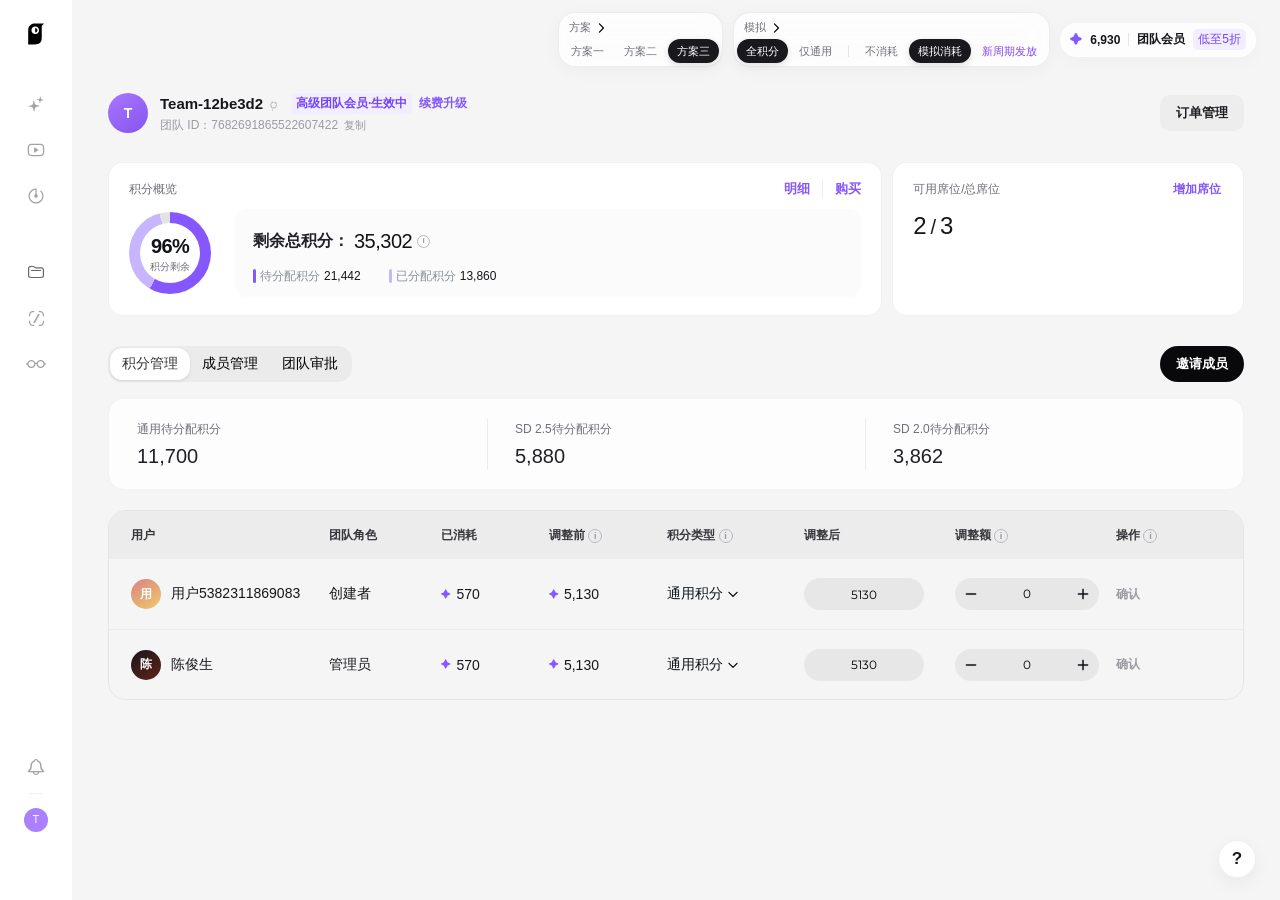
<file: index.html>
<!doctype html>
<html lang="zh-CN">
  <head>
    <meta charset="UTF-8" />
    <meta name="viewport" content="width=device-width, initial-scale=1.0" />
    <meta name="description" content="团队管理与积分管理交互 Demo" />
    <title>团队管理 · 交互 Demo</title>
    <link rel="stylesheet" href="./styles.css" />
  </head>
  <body>
    <aside class="sidebar" aria-label="主导航">
      <a class="sidebar-product" href="#" aria-label="产品首页">
        <span class="sidebar-product-clip"><img src="[data-uri]" alt="" /></span>
      </a>
      <nav class="side-nav" aria-label="业务导航">
        <button class="side-item" data-tooltip="灵感" aria-label="灵感">
          <span class="side-item-surface"><span class="side-icon-frame"><img class="side-icon" src="[data-uri]" alt="" /></span></span>
        </button>
        <button class="side-item" data-tooltip="生成" aria-label="生成">
          <span class="side-item-surface"><span class="side-icon-frame"><img class="side-icon" src="[data-uri]" alt="" /></span></span>
        </button>
        <button class="side-item" data-tooltip="任务" aria-label="任务">
          <span class="side-item-surface"><span class="side-icon-frame"><img class="side-icon" src="[data-uri]" alt="" /></span></span>
        </button>
        <div class="side-nav-secondary">
          <button class="side-item" data-tooltip="资产" aria-label="资产">
            <span class="side-item-surface"><span class="side-icon-frame"><img class="side-icon side-icon-folder" src="[data-uri]" alt="" /></span></span>
          </button>
          <button class="side-item" data-tooltip="画布" aria-label="画布">
            <span class="side-item-surface"><span class="side-icon-frame"><img class="side-icon side-icon-canvas" src="[data-uri]" alt="" /></span></span>
          </button>
          <button class="side-item" data-tooltip="更多" aria-label="更多">
            <span class="side-item-surface"><span class="side-icon-frame"><img class="side-icon side-icon-more" src="[data-uri]" alt="" /></span></span>
          </button>
        </div>
      </nav>

      <div class="side-bottom">
        <button class="side-bottom-button" data-tooltip="通知" aria-label="通知">
          <span class="side-icon-frame"><img class="side-icon side-icon-notifications" src="[data-uri]" alt="" /></span>
        </button>
        <span class="side-bottom-divider" aria-hidden="true"></span>
        <button class="profile-button" aria-label="个人中心"><span class="profile-dot">T</span></button>
      </div>
    </aside>

    <header class="topbar">
      <details class="simulation-switch tool-switch" open>
        <summary aria-label="展开或收起方案切换">方案<img src="./assets/chevron-down.svg" alt="" /></summary>
        <div class="tool-options" role="tablist" aria-label="积分管理方案">
          <button class="simulation-option" role="tab" aria-selected="false" data-credit-scheme="overview">方案一</button>
          <button class="simulation-option" role="tab" aria-selected="false" data-credit-scheme="tabs">方案二</button>
          <button class="simulation-option is-active" role="tab" aria-selected="true" data-credit-scheme="delta">方案三</button>
        </div>
      </details>
      <details class="simulation-switch tool-switch" open><summary aria-label="展开或收起模拟工具">模拟<img src="./assets/chevron-down.svg" alt="" /></summary><div class="tool-options" role="group" aria-label="模拟工具">
        <button type="button" class="simulation-option is-active" data-simulation-mode="all" aria-pressed="true">全积分</button>
        <button type="button" class="simulation-option" data-simulation-mode="general" aria-pressed="false">仅通用</button>
        <span class="simulation-divider" aria-hidden="true"></span>
        <button class="simulation-option" data-consumption="off" aria-pressed="false">不消耗</button>
        <button class="simulation-option is-active" data-consumption="on" aria-pressed="true">模拟消耗</button>
        <button type="button" class="simulation-option simulation-cycle" data-action="new-cycle">新周期发放</button></div></details>
      <button class="credit-pill" data-action="buy">
        <span class="credit-gem" aria-hidden="true">✦</span>
        <span id="headerCredit">7,698</span>
        <span class="credit-divider"></span>
        <span>团队会员</span>
        <span class="discount-tag">低至5折</span>
      </button>
    </header>

    <main class="page-shell" id="teamManagementView">
      <section class="team-heading" aria-labelledby="teamTitle">
        <div class="team-identity">
          <span class="team-avatar" aria-hidden="true">T</span>
          <div>
            <div class="team-name-row">
              <h1 id="teamTitle">Team-12be3d2</h1>
              <button class="icon-button edit-button" data-action="rename" aria-label="修改团队名称">⌕</button>
              <span class="team-plan" title="会员有效期：2026-10-08"><span class="status-tag">高级团队会员·生效中</span></span>
              <button class="link-button" data-action="renew">续费升级</button>
            </div>
            <p>团队 ID：7682691865522607422 <button class="copy-button" data-copy="7682691865522607422">复制</button></p>
          </div>
        </div>
        <button class="secondary-button" data-action="orders">订单管理</button>
      </section>

      <section class="summary-grid" aria-label="团队概览">
        <article class="summary-card credits-card">
          <div class="credit-summary-header">
            <div class="card-label">积分概览</div>
            <div class="credit-summary-actions"><button class="link-button" data-action="details">明细</button><button class="link-button" data-action="buy">购买</button></div>
          </div>
          <div class="credit-summary-content">
            <div class="credit-donut" id="allocationDonut" role="img" tabindex="0" aria-label="团队积分剩余比例" aria-describedby="creditDonutTooltip">
              <div class="credit-donut-center"><strong id="remainingPercent">91%</strong><span>积分剩余</span></div>
              <div class="credit-donut-tooltip" id="creditDonutTooltip" role="tooltip">
                <div class="credit-tooltip-row"><i class="credit-tooltip-dot is-unallocated"></i><span>待分配积分</span><strong>✨<span id="tooltipUnallocated">0</span></strong></div>
                <div class="credit-tooltip-row"><i class="credit-tooltip-dot is-assigned"></i><span>已分配积分</span><strong>✨<span id="tooltipAssigned">0</span></strong></div>
                <div class="credit-tooltip-row"><i class="credit-tooltip-dot is-consumed"></i><span>已消耗</span><strong>✨<span id="tooltipConsumed">2,000</span></strong></div>
              </div>
            </div>
            <section class="credit-balance-panel" aria-label="剩余总积分">
              <div class="credit-balance-main">
                <div class="credit-balance-title">剩余总积分：<span class="large-number" id="availableTotal">0</span> <span class="info-dot" title="成员剩余积分与待分配积分之和">i</span></div>
              </div>
              <div class="credit-balance-breakdown">
                <span><i class="credit-legend credit-legend-unallocated"></i>待分配积分 <strong id="unallocatedSummaryTotal">0</strong></span>
                <span><i class="credit-legend credit-legend-assigned"></i>已分配积分 <strong id="assignedSummaryTotal">0</strong></span>
              </div>
            </section>
          </div>
        </article>

        <article class="summary-card seats-card">
          <div class="summary-topline">
            <div>
              <div class="card-label">可用席位/总席位</div>
              <div class="seat-number"><span id="seatUsed">2</span><span class="seat-slash"> / </span><span id="seatTotal">3</span></div>
            </div>
            <button class="link-button" data-action="seats">增加席位</button>
          </div>
        </article>
      </section>

      <section class="workspace" aria-label="团队管理工作区">
        <div class="toolbar">
          <div class="tabs" role="tablist" aria-label="团队管理分类">
            <button class="tab is-active" id="tab-credits" role="tab" aria-selected="true" aria-controls="panel-credits" data-tab="credits">积分管理</button>
            <button class="tab" id="tab-members" role="tab" aria-selected="false" aria-controls="panel-members" data-tab="members">成员管理</button>
            <button class="tab" id="tab-invites" role="tab" aria-selected="false" aria-controls="panel-invites" data-tab="invites">团队审批</button>
          </div>
          <div class="toolbar-actions">
            <button class="primary-button invite-button" data-action="invite">邀请成员</button>
          </div>
        </div>

        <section class="tab-panel" id="panel-members" role="tabpanel" aria-labelledby="tab-members" hidden>
          <div class="table-card">
            <div class="data-table member-table table-head">
              <div>用户</div>
              <div>团队角色</div>
              <div>已消耗</div>
              <div>剩余积分</div>
              <div>加入时间</div>
              <div>操作 <span class="info-dot" title="创建者不可删除">i</span></div>
            </div>
            <div id="memberRows"></div>
          </div>
          <div class="pagination" aria-label="分页">
            <button disabled aria-label="上一页">‹</button>
            <button class="current" aria-current="page">1</button>
            <button disabled aria-label="下一页">›</button>
          </div>
        </section>

        <section class="tab-panel is-active" id="panel-credits" role="tabpanel" aria-labelledby="tab-credits">
          <div class="credit-workspace-toolbar">
            <div class="credit-subtabs" id="creditTypeTabs" role="tablist" aria-label="积分类型"></div>
          </div>
          <section id="creditTypeContent" role="tabpanel" aria-labelledby="credit-tab-general">
          <div class="points-overview" id="pointsOverview" aria-live="polite"></div>
          <div class="shortage-banner" id="shortageBanner" hidden></div>
          <div class="table-card points-table-card">
            <div class="data-table points-table table-head" id="pointsTableHead"></div>
            <div id="pointsRows"></div>
          </div>
          </section>
        </section>

        <section class="tab-panel" id="panel-invites" role="tabpanel" aria-labelledby="tab-invites" hidden>
          <div id="invitePanelContent"></div>
        </section>
      </section>
    </main>

    <main class="points-detail-page" id="pointsDetailView" hidden>
      <div class="points-detail-content">
        <header class="points-detail-header">
          <div class="points-detail-title-line">
            <h1>积分明细</h1>
            <button type="button" class="detail-scope-badge" data-action="back-team" title="返回团队管理">团队空间</button>
          </div>
          <p>查看积分余额、收支明细与消耗分析</p>
        </header>

        <section class="detail-section detail-balance-section" id="detailBalanceSection" aria-labelledby="detailBalanceTitle">
          <h2 id="detailBalanceTitle">余额明细</h2>
          <div class="detail-total-balance">
            <span>团队内可用积分</span>
            <strong id="detailAvailableTotal">21,442</strong>
          </div>
          <div class="detail-balance-grid">
            <article class="detail-balance-card">
              <h3>订阅积分</h3>
              <div class="detail-balance-row">
                <strong id="detailSubscriptionTotal">21,442</strong>
                <button type="button" class="detail-text-button" data-action="renew">升级会员</button>
              </div>
            </article>
            <article class="detail-balance-card detail-purchase-card" id="detailPurchaseCard">
              <h3>充值积分</h3>
              <div class="detail-balance-row">
                <strong id="detailRechargeTotal">0</strong>
                <button type="button" class="detail-text-button" id="detailBuyButton" data-action="buy-modal">购买积分</button>
              </div>
            </article>
            <article class="detail-balance-card">
              <h3>赠送及免费积分</h3>
              <div class="detail-balance-row">
                <strong id="detailGiftTotal">0</strong>
              </div>
            </article>
          </div>
        </section>

        <section class="detail-section detail-analysis-section" aria-labelledby="detailAnalysisTitle">
          <h2 id="detailAnalysisTitle">积分消耗分析</h2>
          <div class="detail-analysis-card">
            <div class="detail-filter-grid" aria-label="积分消耗筛选条件">
              <label class="detail-filter-field">
                <span>日期范围</span>
                <button type="button" class="detail-filter-control detail-date-control">
                  <img src="[data-uri]" alt="" />
                  <span>2026/08/16 — 2026/09/16</span>
                </button>
              </label>
              <label class="detail-filter-field">
                <span>模型</span>
                <button type="button" class="detail-filter-control" aria-haspopup="listbox">
                  <span>全部模型</span>
                  <img src="[data-uri]" alt="" />
                </button>
              </label>
              <label class="detail-filter-field">
                <span>项目</span>
                <button type="button" class="detail-filter-control" aria-haspopup="listbox">
                  <span>全部项目</span>
                  <img src="[data-uri]" alt="" />
                </button>
              </label>
              <label class="detail-filter-field">
                <span>成员</span>
                <button type="button" class="detail-filter-control detail-member-control" aria-haspopup="listbox">
                  <span>全部成员</span>
                  <img src="[data-uri]" alt="" />
                </button>
              </label>
              <div class="detail-filter-actions">
                <button type="button" disabled>重置筛选</button>
                <button type="button" disabled>应用筛选</button>
              </div>
            </div>

            <div class="detail-pill-tabs" role="tablist" aria-label="消耗分析维度">
              <button type="button" class="is-active" role="tab" aria-selected="true" data-detail-analysis-tab="model">模型</button>
              <button type="button" role="tab" aria-selected="false" data-detail-analysis-tab="project">项目</button>
            </div>

            <div class="detail-analysis-panel">
              <article class="detail-metric-card">
                <div>
                  <span>总消耗积分</span>
                  <strong id="detailConsumedTotal">0</strong>
                </div>
                <div class="detail-metric-footer"><span>消耗记录数</span><span id="detailConsumedCount">0</span></div>
              </article>
              <article class="detail-ranking-card">
                <h3 id="detailRankingTitle">模型消耗排行</h3>
                <div class="detail-ranking-list" id="detailRankingList"></div>
              </article>
            </div>
          </div>
        </section>

        <section class="detail-section detail-ledger-section" aria-labelledby="detailLedgerTitle">
          <h2 id="detailLedgerTitle">积分明细</h2>
          <div class="detail-pill-tabs" role="tablist" aria-label="积分明细类型">
            <button type="button" class="is-active" role="tab" aria-selected="true" data-detail-ledger-tab="acquired">已获取</button>
            <button type="button" role="tab" aria-selected="false" data-detail-ledger-tab="consumed">已消耗</button>
          </div>
          <div class="detail-ledger-card">
            <div class="detail-ledger-table detail-ledger-head" id="detailLedgerHead">
              <div>获取时间</div><div>获取来源</div><div>成员名称</div><div>获取积分</div>
            </div>
            <div id="detailLedgerRows"></div>
          </div>
        </section>
      </div>
    </main>

    <button class="help-button" aria-label="帮助" data-action="help">?</button>

    <div class="modal-backdrop" id="modalBackdrop" hidden>
      <section class="modal" role="dialog" aria-modal="true" aria-labelledby="modalTitle">
        <div class="modal-head">
          <div>
            <h2 id="modalTitle">操作</h2>
            <p id="modalSubtitle"></p>
          </div>
          <button class="modal-close" data-close-modal aria-label="关闭">×</button>
        </div>
        <form id="modalForm">
          <div id="modalBody"></div>
          <div class="modal-actions">
            <button type="button" class="secondary-button" data-close-modal>取消</button>
            <button type="submit" class="primary-button" id="modalConfirm">确认</button>
          </div>
        </form>
      </section>
    </div>

    <div class="toast-region" aria-live="polite" aria-atomic="true" id="toastRegion"></div>

    <script src="./app.js"></script>
  </body>
</html>
</file>
<file: styles.css>
:root {
  --bg: #f5f5f6;
  --surface: #ffffff;
  --surface-muted: #f0f0f1;
  --text: #17171b;
  --text-secondary: #6f7078;
  --text-tertiary: #9b9ba3;
  --line: rgba(22, 22, 27, 0.07);
  --line-strong: rgba(22, 22, 27, 0.1);
  --brand: #8557ff;
  --brand-dark: #7446f5;
  --brand-soft: #f2edff;
  --cyan: #13a8bf;
  --cyan-soft: #e7f8fa;
  --iris: #6b5bea;
  --pink: #f04aa6;
  --danger: #e5484d;
  --shadow: 0 14px 40px rgba(28, 25, 38, 0.12);
}

* {
  box-sizing: border-box;
}

[hidden] {
  display: none !important;
}

html {
  min-width: 1080px;
  background: var(--bg);
}

body {
  margin: 0;
  min-height: 100vh;
  color: var(--text);
  background: var(--bg);
  font-family: -apple-system, BlinkMacSystemFont, "PingFang SC", "Microsoft YaHei", "Helvetica Neue", Arial, sans-serif;
  font-size: 14px;
  -webkit-font-smoothing: antialiased;
}

button,
input,
select {
  font: inherit;
}

button {
  color: inherit;
}

button:focus-visible,
input:focus-visible,
select:focus-visible {
  outline: 2px solid rgba(133, 87, 255, 0.42);
  outline-offset: 2px;
}

.sidebar {
  position: fixed;
  inset: 0 auto 0 0;
  z-index: 30;
  display: flex;
  width: 72px;
  flex-direction: column;
  align-items: flex-start;
  background: #fff;
}

.sidebar-product {
  display: grid;
  width: 72px;
  height: 68px;
  flex: 0 0 68px;
  place-items: center;
}

.sidebar-product-clip {
  display: block;
  overflow: hidden;
  width: 32px;
  height: 28px;
}

.sidebar-product-clip img {
  display: block;
  width: 79px;
  height: 28px;
  margin-left: 2px;
}

.side-nav {
  display: flex;
  width: 72px;
  height: 340px;
  flex: 0 0 340px;
  flex-direction: column;
  align-items: flex-start;
  gap: 6px;
  padding: 16px 12px 16px;
}

.side-item {
  position: relative;
  display: flex;
  width: 40px;
  height: 40px;
  flex: 0 0 40px;
  align-items: flex-start;
  padding: 4px 0 4px 8px;
  border: 0;
  background: transparent;
  cursor: pointer;
}

.side-item-surface,
.side-bottom-button,
.profile-button {
  display: grid;
  width: 32px;
  height: 32px;
  place-items: center;
  border: 0;
  border-radius: 50%;
  background: transparent;
  transition: background 140ms ease;
}

.side-item:hover .side-item-surface,
.side-bottom-button:hover,
.profile-button:hover {
  background: rgba(0, 0, 0, 0.045);
}

.side-item::after,
.side-bottom-button::after {
  position: absolute;
  left: calc(100% + 20px);
  top: 50%;
  z-index: 2;
  padding: 6px 8px;
  border-radius: 6px;
  color: #fff;
  background: #242429;
  content: attr(data-tooltip);
  font-size: 11px;
  white-space: nowrap;
  opacity: 0;
  pointer-events: none;
  transform: translate(-4px, -50%);
  transition: 120ms ease;
}

.side-item:hover::after,
.side-bottom-button:hover::after {
  opacity: 1;
  transform: translate(0, -50%);
}

.side-icon-frame {
  display: grid;
  width: 20px;
  height: 20px;
  place-items: center;
}

.side-icon {
  display: block;
  width: 20px;
  height: 20px;
}

.side-icon-folder {
  width: 16.169px;
  height: 12.933px;
}

.side-icon-canvas {
  width: 15px;
  height: 15px;
}

.side-icon-more {
  width: 19.981px;
  height: 8.42px;
}

.side-icon-notifications {
  width: 15.33px;
  height: 16.667px;
}

.side-nav-secondary {
  display: flex;
  width: 48px;
  height: 154px;
  flex: 0 0 154px;
  flex-direction: column;
  gap: 6px;
  padding-top: 30px;
}

.side-bottom {
  display: flex;
  width: 72px;
  min-height: 0;
  flex: 1 1 auto;
  flex-direction: column;
  align-items: center;
  gap: 10px;
  justify-content: flex-end;
  padding: 0 16px 64px;
}

.side-bottom-button,
.profile-button {
  position: relative;
  flex: 0 0 32px;
  padding: 0;
  cursor: pointer;
}

.side-bottom-button::after {
  left: calc(100% + 20px);
}

.side-bottom-divider {
  width: 14px;
  height: 1px;
  flex: 0 0 1px;
  background: rgba(0, 0, 0, 0.06);
}

.profile-dot {
  display: grid;
  width: 24px;
  height: 24px;
  place-items: center;
  border-radius: 50%;
  color: rgba(255, 255, 255, 0.95);
  background: #aa80ff;
  font-size: 11px;
  line-height: 15.4px;
  letter-spacing: 0.0645px;
}

.topbar {
  position: fixed;
  inset: 0 0 auto 72px;
  z-index: 20;
  display: flex;
  height: 64px;
  align-items: center;
  justify-content: flex-end;
  gap: 10px;
  padding: 0 24px;
  background: rgba(245, 245, 246, 0.9);
  backdrop-filter: blur(18px);
}

.simulation-switch {
  display: inline-flex;
  height: 32px;
  align-items: center;
  gap: 2px;
  padding: 3px;
  border: 1px solid rgba(22, 22, 27, 0.07);
  border-radius: 17px;
  background: rgba(255, 255, 255, 0.78);
  box-shadow: 0 4px 18px rgba(0, 0, 0, 0.035);
  backdrop-filter: blur(12px);
}

.simulation-switch-label {
  padding: 0 6px 0 8px;
  color: var(--text-tertiary);
  font-size: 11px;
  line-height: 1;
}

.simulation-option {
  height: 24px;
  padding: 0 9px;
  border: 0;
  border-radius: 12px;
  color: var(--text-secondary);
  background: transparent;
  font-size: 11px;
  cursor: pointer;
  transition: 140ms ease;
}

.simulation-option:hover {
  color: var(--text);
  background: #f0f0f2;
}

.simulation-option.is-active {
  color: #fff;
  background: #19191d;
  box-shadow: 0 2px 7px rgba(0, 0, 0, 0.13);
}

.credit-pill {
  display: flex;
  height: 34px;
  align-items: center;
  gap: 8px;
  padding: 0 9px;
  border: 1px solid rgba(255, 255, 255, 0.8);
  border-radius: 18px;
  background: rgba(255, 255, 255, 0.72);
  box-shadow: 0 4px 18px rgba(0, 0, 0, 0.03);
  font-size: 12px;
  font-weight: 600;
  cursor: pointer;
}

.credit-gem,
.mini-gem,
.point-gem {
  color: var(--brand);
}

.credit-divider {
  width: 1px;
  height: 13px;
  background: var(--line-strong);
}

.discount-tag {
  padding: 2px 5px;
  border-radius: 5px;
  color: var(--brand-dark);
  background: var(--brand-soft);
  font-weight: 500;
}

.page-shell {
  max-width: 1840px;
  min-height: 100vh;
  margin-left: 72px;
  padding: 84px 36px 64px;
}

.team-heading {
  display: flex;
  min-height: 58px;
  align-items: center;
  justify-content: space-between;
  margin-bottom: 20px;
}

.team-identity,
.team-name-row,
.title-with-tag,
.membership-row,
.summary-topline,
.card-actions,
.legend-row,
.card-footer-line,
.toolbar,
.toolbar-actions,
.tabs,
.filter-group,
.role-cell,
.user-cell,
.point-value,
.composition,
.row-actions,
.form-hint,
.warning-box {
  display: flex;
  align-items: center;
}

.team-identity {
  gap: 12px;
}

.team-avatar {
  display: grid;
  width: 40px;
  height: 40px;
  place-items: center;
  border-radius: 50%;
  color: #fff;
  background: linear-gradient(145deg, #a977ff, #8454ef);
  font-weight: 600;
}

.team-name-row {
  gap: 5px;
}

.team-name-row h1 {
  margin: 0;
  font-size: 15px;
  font-weight: 650;
}

.team-identity p {
  margin: 3px 0 0;
  color: var(--text-tertiary);
  font-size: 12px;
}

.icon-button,
.copy-button,
.link-button,
.action-link,
.tab,
.filter-chip,
.modal-close {
  border: 0;
  background: transparent;
  cursor: pointer;
}

.edit-button {
  padding: 0;
  color: #a9a9b0;
  font-size: 15px;
  transform: rotate(-35deg);
}

.copy-button {
  margin-left: 3px;
  padding: 0;
  color: #9999a2;
  font-size: 11px;
}

.secondary-button,
.primary-button {
  display: inline-flex;
  height: 36px;
  align-items: center;
  justify-content: center;
  min-width: 82px;
  padding: 0 16px;
  border: 0;
  border-radius: 10px;
  font-size: 13px;
  font-weight: 600;
  cursor: pointer;
  transition: 150ms ease;
}

.secondary-button {
  color: #202024;
  background: #ededee;
}

.secondary-button:hover {
  background: #e5e5e7;
}

.primary-button {
  color: white;
  background: #09090b;
}

.primary-button:hover {
  background: #27272b;
  transform: translateY(-1px);
}

.summary-grid {
  display: grid;
  grid-template-columns: repeat(3, minmax(0, 1fr));
  gap: 12px;
}

.summary-card {
  position: relative;
  min-width: 0;
  height: auto;
  padding: 20px 24px;
  border: 1px solid rgba(0, 0, 0, 0.035);
  border-radius: 22px;
  background: var(--surface);
}

.card-label {
  color: var(--text-secondary);
  font-size: 12px;
  line-height: 18px;
}

.membership-row {
  justify-content: space-between;
  margin-top: 1px;
}

.title-with-tag {
  gap: 6px;
}

.title-with-tag strong {
  font-size: 18px;
  line-height: 28px;
}

.status-tag {
  padding: 2px 5px;
  border-radius: 4px;
  color: var(--brand-dark);
  background: var(--brand-soft);
  font-size: 10px;
  font-weight: 600;
}

.link-button {
  padding: 2px;
  color: var(--brand);
  font-size: 12px;
  font-weight: 600;
}

.link-button:hover,
.action-link:hover {
  color: var(--brand-dark);
}

.card-footer-line {
  gap: 5px;
  margin-top: 18px;
  color: var(--text-secondary);
  font-size: 12px;
}

.info-dot {
  display: inline-grid;
  width: 14px;
  height: 14px;
  place-items: center;
  border: 1px solid #b8b8bf;
  border-radius: 50%;
  color: #96969e;
  font-size: 9px;
  font-style: normal;
  line-height: 1;
}

.summary-topline {
  align-items: flex-start;
  justify-content: space-between;
}

.large-number {
  margin-top: 1px;
  color: #101216;
  font-size: 30px;
  font-weight: 500;
  letter-spacing: -0.8px;
  line-height: 35px;
}

.card-actions {
  gap: 0;
  margin-top: 23px;
}

.credits-card .link-button {
  position: relative;
  padding: 0 12px;
  color: var(--brand);
  font-size: 13px;
}

.credits-card .link-button:last-child {
  padding-right: 0;
}

.credits-card .link-button + .link-button {
  border-left: 1px solid #ededee;
}

.membership-row > .link-button,
.seats-card .summary-topline > .link-button {
  position: absolute;
  top: 20px;
  right: 24px;
  display: inline-flex;
  height: 18px;
  align-items: center;
  padding-top: 0;
  padding-bottom: 0;
}

.credits-card .card-actions {
  position: absolute;
  top: 20px;
  right: 24px;
  height: 18px;
  align-items: center;
  margin-top: 0;
}

.allocation-stats {
  display: flex;
  align-items: center;
  gap: 20px;
  margin-top: 14px;
}

.allocation-stat {
  display: flex;
  align-items: baseline;
  gap: 8px;
  white-space: nowrap;
}

.allocation-stat + .allocation-stat {
  border-left: 1px solid var(--line-strong);
  padding-left: 20px;
}

.allocation-stat span {
  color: var(--text-secondary);
  font-size: 12px;
}

.allocation-stat strong {
  color: var(--text);
  font-size: 17px;
  font-weight: 600;
  font-variant-numeric: tabular-nums;
}



.legend-row {
  gap: 16px;
  margin-top: 9px;
  color: var(--text-secondary);
  font-size: 11px;
  white-space: nowrap;
}

.legend-row span {
  display: inline-flex;
  align-items: center;
  gap: 4px;
}

.legend-row b {
  color: inherit;
  font-weight: 500;
}

.legend {
  width: 3px;
  height: 12px;
  border-radius: 2px;
}

.seat-number {
  margin-top: 1px;
  font-size: 30px;
  font-weight: 500;
  letter-spacing: -0.8px;
  line-height: 35px;
}

.seat-number small {
  margin-left: 2px;
  color: var(--text);
  font-size: inherit;
  font-weight: 500;
  letter-spacing: inherit;
}

.workspace {
  margin-top: 30px;
}

.toolbar {
  justify-content: space-between;
  margin-bottom: 16px;
}

.toolbar-actions {
  gap: 8px;
}

.tabs {
  gap: 0;
  height: 36px;
  padding: 2px;
  border-radius: 14px;
  background: rgba(0, 0, 0, 0.04);
}

.tab {
  height: 32px;
  width: 80px;
  padding: 4px 8px;
  border: 1px solid transparent;
  border-radius: 12px;
  color: #000;
  font-family: "PingFang SC", sans-serif;
  font-size: 14px;
  font-weight: 500;
  line-height: 1.4;
  letter-spacing: 0.0938px;
  white-space: nowrap;
  transition: 150ms ease;
}

.tab:hover { background: rgba(255, 255, 255, 0.5); }
.tab.is-active {
  color: rgba(0, 0, 0, 0.8);
  background: #fff;
  border-color: #fff;
  box-shadow: 0 1px 3px rgba(0, 0, 0, 0.1);
}

.invite-button {
  border-radius: 18px;
}

.tab-panel {
  animation: panel-in 180ms ease;
}

.tab-panel[hidden] {
  display: none;
}

@keyframes panel-in {
  from { opacity: 0; transform: translateY(3px); }
  to { opacity: 1; transform: translateY(0); }
}

.table-card {
  overflow: hidden;
  border: 1px solid var(--line);
  border-radius: 18px;
  background: transparent;
}

.data-table {
  display: grid;
  min-width: 960px;
  align-items: center;
  column-gap: 24px;
  padding: 0 22px;
}

.member-table {
  grid-template-columns: minmax(220px, 1.25fr) minmax(140px, 1fr) minmax(120px, 1fr) minmax(140px, 1fr) minmax(190px, 1.05fr) minmax(120px, 0.85fr);
}

.points-table {
  min-width: 980px;
  column-gap: 16px;
  grid-template-columns: minmax(160px, 1.5fr) minmax(76px, 0.65fr) minmax(72px, 0.6fr) minmax(90px, 0.75fr) repeat(3, minmax(112px, 0.95fr)) 116px;
}

.points-table-card {
  overflow-x: auto;
}

.points-operation {
  white-space: nowrap;
}

.table-head {
  height: 48px;
  color: #36363b;
  background: #ececed;
  font-size: 12px;
  font-weight: 650;
}

.table-row {
  min-height: 70px;
  border-top: 1px solid rgba(0, 0, 0, 0.045);
  background: rgba(255, 255, 255, 0.02);
  transition: 120ms ease;
}

.table-row:first-child {
  border-top: 0;
}

.table-row:hover {
  background: #f2f2f2;
}

.user-cell {
  min-width: 0;
  gap: 10px;
}

.avatar {
  display: grid;
  width: 30px;
  height: 30px;
  flex: 0 0 auto;
  place-items: center;
  border-radius: 50%;
  color: white;
  font-size: 12px;
  font-weight: 700;
}

.avatar.owner { background: linear-gradient(145deg, #d98385, #f2c968); }
.avatar.admin { background: linear-gradient(145deg, #17171b, #622319); }
.avatar.collab { background: linear-gradient(145deg, #5d7195, #e98769); }
.avatar.designer { background: linear-gradient(145deg, #4b314f, #918cb7); }

.user-name {
  overflow: hidden;
  text-overflow: ellipsis;
  white-space: nowrap;
}

.role-cell {
  gap: 6px;
}

.point-value {
  gap: 5px;
}

.point-gem {
  font-size: 10px;
}

.row-actions {
  gap: 12px;
}

.action-link {
  padding: 0;
  color: #2f2f34;
  font-size: 12px;
}

.action-link:disabled {
  color: var(--text-tertiary);
  cursor: default;
}

.action-link.danger:hover {
  color: var(--danger);
}

.empty-action {
  color: transparent;
  user-select: none;
}

.pagination {
  display: flex;
  justify-content: flex-end;
  gap: 8px;
  padding-top: 14px;
}

.pagination button {
  display: grid;
  width: 34px;
  height: 34px;
  place-items: center;
  border: 1px solid var(--line);
  border-radius: 10px;
  color: #ababaf;
  background: transparent;
}

.pagination .current {
  color: var(--text);
  background: #ececed;
}

.points-overview {
  display: grid;
  overflow: hidden;
  grid-template-columns: minmax(220px, 1.08fr) repeat(3, minmax(0, 1fr));
  align-items: stretch;
  margin-bottom: 22px;
  padding: 24px 0;
  border: 1px solid rgba(22, 22, 27, 0.05);
  border-radius: 18px;
  background: rgba(255, 255, 255, 0.82);
  box-shadow: 0 1px 3px rgba(18, 18, 22, 0.018);
}

.point-card {
  position: relative;
  display: flex;
  min-width: 0;
  min-height: 78px;
  flex-direction: column;
  justify-content: center;
  padding: 0 30px;
}

.point-card + .point-card::before {
  position: absolute;
  inset: 5px auto 5px 0;
  width: 1px;
  background: rgba(22, 22, 27, 0.09);
  content: "";
}

.point-card .point-title {
  color: var(--text-secondary);
  font-size: 14px;
  line-height: 20px;
}

.point-card .point-balance {
  margin-top: 7px;
  color: #16161b;
  font-size: 26px;
  font-weight: 620;
  letter-spacing: -0.6px;
  line-height: 32px;
  font-variant-numeric: tabular-nums;
}

.point-card-total .point-balance {
  font-size: 30px;
  font-weight: 640;
  letter-spacing: -0.8px;
  line-height: 35px;
}

.point-card .point-caption {
  margin-top: 4px;
  color: var(--text-tertiary);
  font-size: 12px;
  line-height: 18px;
}

.invite-state h2 {
  margin: 0;
  font-size: 15px;
}

.invite-state p {
  margin: 4px 0 0;
  color: var(--text-secondary);
  font-size: 12px;
}

.credit-header {
  display: flex;
  align-items: center;
  white-space: nowrap;
}

.credit-editor {
  display: grid;
  overflow: hidden;
  width: 112px;
  height: 34px;
  grid-template-columns: 24px 1fr 24px;
  align-items: center;
  border: 1px solid rgba(15, 20, 25, 0.1);
  border-radius: 9px;
  background: #fff;
  transition: 150ms ease;
}

.credit-editor:hover {
  border-color: rgba(15, 20, 25, 0.18);
}

.credit-editor:focus-within {
  border-color: rgba(133, 87, 255, 0.72);
  box-shadow: 0 0 0 3px rgba(133, 87, 255, 0.1);
}

.credit-editor button {
  height: 100%;
  border: 0;
  color: #75757c;
  background: #f7f7f8;
  cursor: pointer;
  font-size: 16px;
  line-height: 1;
}

.credit-editor button:hover {
  color: #16161a;
  background: #eeeeef;
}

.credit-editor input {
  min-width: 0;
  width: 100%;
  height: 100%;
  padding: 0 4px;
  border: 0;
  outline: 0;
  color: var(--text);
  background: #fff;
  font-variant-numeric: tabular-nums;
  text-align: center;
}

.credit-editor input::-webkit-inner-spin-button,
.credit-editor input::-webkit-outer-spin-button {
  margin: 0;
  appearance: none;
}

.credit-editor.is-updated {
  animation: credit-updated 420ms ease;
}

@keyframes credit-updated {
  0%, 100% { background: #fff; }
  40% { background: var(--cyan-soft); }
}

.credit-readonly {
  color: #2f2f35;
  font-variant-numeric: tabular-nums;
}

.points-table.table-row.is-editing {
  box-shadow: none;
}

.points-table.table-row.is-recovery-candidate {
  background: rgba(133, 87, 255, 0.055);
}

.points-table.table-row.is-recovery-candidate .candidate-credit {
  color: var(--brand-dark);
  font-weight: 650;
}

.row-actions {
  flex-wrap: wrap;
  gap: 8px;
}

.confirm-link {
  color: var(--brand-dark);
  font-weight: 650;
}

.shortage-banner {
  display: flex;
  align-items: center;
  justify-content: space-between;
  min-height: 42px;
  margin-bottom: 10px;
  padding: 9px 14px;
  border: 1px solid rgba(133, 87, 255, 0.18);
  border-radius: 10px;
  color: #5633b7;
  background: #f7f3ff;
  font-size: 12px;
}

.shortage-banner[hidden] {
  display: none;
}

.shortage-banner strong {
  margin: 0 3px;
}

.invite-state {
  display: flex;
  min-height: 330px;
  flex-direction: column;
  align-items: center;
  justify-content: center;
  border: 1px solid var(--line);
  border-radius: 18px;
  background: rgba(255, 255, 255, 0.36);
  text-align: center;
}

.invite-state .secondary-button {
  margin-top: 20px;
}

.approval-card {
  overflow: hidden;
  border: 1px solid var(--line);
  border-radius: 16px;
}

.approval-row {
  display: grid;
  min-height: 66px;
  grid-template-columns: minmax(220px, 1.5fr) minmax(120px, 0.8fr) minmax(200px, 1fr) minmax(160px, 0.7fr);
  align-items: center;
  gap: 20px;
  padding: 0 22px;
  border-top: 1px solid var(--line);
}

.approval-row:first-child {
  border-top: 0;
}

.approval-row.is-head {
  min-height: 46px;
  background: #ececed;
  font-size: 12px;
  font-weight: 650;
}

.details-list {
  overflow: hidden;
  border: 1px solid var(--line);
  border-radius: 10px;
}

.details-row {
  display: grid;
  min-height: 42px;
  grid-template-columns: 1fr 0.85fr 0.8fr 0.58fr;
  align-items: center;
  gap: 10px;
  padding: 0 12px;
  border-top: 1px solid var(--line);
  font-size: 11px;
}

.details-row:first-child {
  border-top: 0;
}

.details-row.is-head {
  color: var(--text-secondary);
  background: #f4f4f5;
  font-weight: 650;
}

.rule-note {
  margin-top: 14px;
  padding: 11px 12px;
  border-radius: 9px;
  color: var(--text-secondary);
  background: #f6f4fb;
  font-size: 11px;
  line-height: 1.6;
}

body.is-points-detail {
  background: #f2f2f2;
}

body.is-points-detail .topbar {
  height: 68px;
  background: rgba(236, 236, 236, 0.92);
}

body.is-points-detail .simulation-switch {
  display: none;
}

.points-detail-page {
  min-height: 100vh;
  margin-left: 72px;
  padding: 100px 32px 64px;
  background: #f2f2f2;
}

.points-detail-content {
  display: flex;
  width: 100%;
  max-width: 1440px;
  flex-direction: column;
  gap: 32px;
  margin: 0 auto;
}

.points-detail-header {
  display: flex;
  min-height: 64px;
  flex-direction: column;
  align-items: flex-start;
  gap: 8px;
}

.points-detail-title-line {
  display: flex;
  align-items: center;
  gap: 8px;
}

.points-detail-title-line h1 {
  margin: 0;
  font-family: "Times New Roman", "PingFang SC", serif;
  font-size: 23px;
  font-weight: 700;
  line-height: 35px;
}

.detail-scope-badge {
  height: 20px;
  padding: 2px 8px;
  border: 0;
  border-radius: 24px;
  color: var(--text);
  background: #e8e9eb;
  font-size: 12px;
  font-weight: 500;
  line-height: 16px;
  cursor: pointer;
}

.detail-scope-badge:hover {
  background: #dedfe2;
}

.points-detail-header p {
  margin: 0;
  color: rgba(0, 0, 0, 0.6);
  font-size: 14px;
  line-height: 21px;
  letter-spacing: -0.15px;
}

.detail-section {
  display: flex;
  width: 100%;
  flex-direction: column;
  align-items: flex-start;
  gap: 16px;
}

.detail-section > h2 {
  width: 100%;
  margin: 0;
  font-size: 16px;
  font-weight: 500;
  line-height: 24px;
  letter-spacing: -0.31px;
}

.detail-total-balance {
  display: flex;
  min-height: 79px;
  flex-direction: column;
  align-items: flex-start;
  gap: 8px;
}

.detail-total-balance > span {
  color: rgba(0, 0, 0, 0.6);
  font-size: 13px;
  line-height: 20px;
}

.detail-total-balance > strong {
  font-family: "Times New Roman", "PingFang SC", serif;
  font-size: 44px;
  font-weight: 400;
  line-height: 51px;
  letter-spacing: -1px;
}

.detail-balance-grid {
  display: grid;
  width: 100%;
  grid-template-columns: repeat(3, minmax(0, 1fr));
  gap: 16px;
}

.detail-balance-card {
  display: flex;
  height: 109px;
  flex-direction: column;
  justify-content: space-between;
  padding: 20px;
  overflow: hidden;
  border-radius: 32px;
  background: #fff;
  box-shadow: 0 0 0 1px rgba(0, 0, 0, 0.04);
  transition: box-shadow 180ms ease, transform 180ms ease;
}

.detail-balance-card.is-highlighted {
  box-shadow: 0 0 0 2px rgba(129, 73, 242, 0.26), 0 8px 24px rgba(129, 73, 242, 0.08);
  transform: translateY(-1px);
}

.detail-balance-card h3,
.detail-ranking-card h3 {
  margin: 0;
  font-size: 14px;
  font-weight: 500;
  line-height: 21px;
  letter-spacing: -0.15px;
}

.detail-balance-row {
  display: flex;
  height: 32px;
  align-items: flex-end;
  justify-content: space-between;
}

.detail-balance-row strong {
  font-size: 16px;
  font-weight: 500;
  line-height: 24px;
  letter-spacing: -0.31px;
}

.detail-text-button {
  display: inline-flex;
  height: 32px;
  align-items: center;
  justify-content: center;
  min-width: 64px;
  padding: 0 14px;
  border: 0;
  border-radius: 32px;
  color: var(--text);
  background: transparent;
  font-size: 12px;
  font-weight: 500;
  cursor: pointer;
}

.detail-text-button:hover {
  color: var(--brand-dark);
  background: rgba(72, 72, 73, 0.04);
}

.detail-analysis-card {
  width: 100%;
  min-height: 308px;
  padding: 24px;
  border-radius: 32px;
  background: #fff;
  box-shadow: 0 0 0 1px rgba(0, 0, 0, 0.04);
}

.detail-filter-grid {
  display: grid;
  min-height: 62px;
  grid-template-columns: 199.5px minmax(260px, 2.5fr) minmax(220px, 2fr) 176px 172px;
  align-items: end;
  gap: 12px;
}

.detail-filter-field {
  display: flex;
  min-width: 0;
  flex-direction: column;
  gap: 8px;
}

.detail-filter-field > span {
  color: var(--text);
  font-size: 13px;
  font-weight: 500;
  line-height: 19px;
  letter-spacing: -0.08px;
}

.detail-filter-control,
.detail-filter-actions button {
  display: flex;
  height: 36px;
  align-items: center;
  justify-content: space-between;
  min-width: 0;
  padding: 0 16px;
  border: 1px solid rgba(0, 0, 0, 0.08);
  border-radius: 32px;
  color: var(--text);
  background: transparent;
  font-size: 12px;
  font-weight: 500;
}

.detail-filter-control {
  width: 100%;
  cursor: pointer;
}

.detail-filter-control:hover {
  border-color: rgba(0, 0, 0, 0.16);
  background: rgba(72, 72, 73, 0.02);
}

.detail-filter-control img {
  display: block;
  width: 14px;
  height: 14px;
  object-fit: contain;
}

.detail-filter-control > span {
  overflow: hidden;
  text-overflow: ellipsis;
  white-space: nowrap;
}

.detail-date-control {
  justify-content: center;
  gap: 4px;
}

.detail-member-control {
  padding: 0 12px;
  border-color: transparent;
  background: rgba(72, 72, 73, 0.04);
  font-size: 13px;
}

.detail-member-control img {
  width: 16px;
  height: 16px;
}

.detail-filter-actions {
  display: flex;
  align-items: center;
  justify-content: flex-end;
  gap: 8px;
}

.detail-filter-actions button {
  justify-content: center;
  min-width: 82px;
  padding: 0 16px;
  border-color: transparent;
  color: rgba(0, 0, 0, 0.2);
  background: rgba(72, 72, 73, 0.04);
}

.detail-filter-actions button:disabled {
  cursor: default;
}

.detail-pill-tabs {
  display: flex;
  height: 32px;
  align-items: center;
  gap: 8px;
}

.detail-analysis-card > .detail-pill-tabs {
  margin-top: 16px;
}

.detail-pill-tabs button {
  display: inline-flex;
  height: 32px;
  align-items: center;
  justify-content: center;
  min-width: 48px;
  padding: 6px 14px;
  border: 1px solid rgba(0, 0, 0, 0.08);
  border-radius: 999px;
  color: rgba(0, 0, 0, 0.6);
  background: transparent;
  font-size: 12px;
  font-weight: 500;
  line-height: 14px;
  cursor: pointer;
}

.detail-pill-tabs button.is-active {
  border-color: transparent;
  color: #8149f2;
  background: #ccb2ff;
}

.detail-analysis-panel {
  display: grid;
  min-height: 134px;
  grid-template-columns: 1fr 2fr;
  gap: 16px;
  margin-top: 16px;
}

.detail-metric-card,
.detail-ranking-card {
  padding: 20px;
  border-radius: 24px;
  background: rgba(72, 72, 73, 0.04);
}

.detail-metric-card {
  display: flex;
  flex-direction: column;
  justify-content: space-between;
}

.detail-metric-card > div:first-child {
  display: flex;
  flex-direction: column;
  gap: 8px;
}

.detail-metric-card span {
  color: rgba(0, 0, 0, 0.6);
  font-size: 13px;
  line-height: 20px;
}

.detail-metric-card strong {
  font-size: 16px;
  font-weight: 500;
  line-height: 24px;
}

.detail-metric-footer {
  display: flex;
  align-items: center;
  justify-content: space-between;
}

.detail-ranking-card {
  display: flex;
  flex-direction: column;
  gap: 16px;
}

.detail-ranking-list {
  display: flex;
  flex-direction: column;
  gap: 12px;
}

.detail-ranking-row {
  display: grid;
  grid-template-columns: 32px minmax(160px, 228px) minmax(120px, 1fr) 56px;
  align-items: center;
  gap: 4px;
  min-height: 21px;
  padding: 2px 8px;
  color: rgba(0, 0, 0, 0.6);
  font-size: 13px;
  line-height: 15px;
}

.detail-ranking-index {
  color: rgba(0, 0, 0, 0.4);
}

.detail-ranking-name {
  overflow: hidden;
  text-overflow: ellipsis;
  white-space: nowrap;
}

.detail-ranking-bar {
  height: 12px;
  overflow: hidden;
  border-radius: 999px;
  background: #f2f2f2;
}

.detail-ranking-bar i {
  display: block;
  height: 100%;
  border-radius: inherit;
  background: #aa80ff;
}

.detail-ranking-value {
  text-align: right;
}

.detail-ledger-section {
  min-height: 616px;
}

.detail-ledger-card {
  width: 100%;
  min-height: 528px;
  padding: 24px;
  overflow: hidden;
  border-radius: 32px;
  background: #fff;
  box-shadow: 0 0 0 1px rgba(0, 0, 0, 0.04);
}

.detail-ledger-table {
  display: grid;
  grid-template-columns: 160px minmax(280px, 1fr) 144px 96px;
  align-items: center;
  column-gap: 2px;
}

.detail-ledger-head {
  height: 48px;
  border-bottom: 1px solid rgba(0, 0, 0, 0.08);
  color: rgba(0, 0, 0, 0.6);
  font-size: 13px;
  font-weight: 500;
  line-height: 19px;
}

.detail-ledger-head > div,
.detail-ledger-row > div {
  padding: 0 12px;
}

.detail-ledger-head > div:last-child,
.detail-ledger-row > div:last-child {
  text-align: right;
}

.detail-ledger-row {
  min-height: 45px;
  color: var(--text);
  font-size: 14px;
  line-height: 21px;
}

.detail-ledger-row > div:first-child {
  color: rgba(0, 0, 0, 0.6);
}

.detail-ledger-row > div:last-child {
  color: #8149f2;
}

.detail-ledger-empty {
  display: grid;
  min-height: 180px;
  place-items: center;
  color: rgba(0, 0, 0, 0.4);
  font-size: 13px;
}

.empty-illustration {
  display: grid;
  width: 54px;
  height: 54px;
  margin-bottom: 16px;
  place-items: center;
  border-radius: 18px;
  color: var(--brand);
  background: var(--brand-soft);
  font-size: 28px;
  font-weight: 300;
}

.help-button {
  position: fixed;
  right: 24px;
  bottom: 22px;
  z-index: 12;
  display: grid;
  width: 38px;
  height: 38px;
  place-items: center;
  border: 1px solid var(--line);
  border-radius: 50%;
  background: #fff;
  box-shadow: 0 6px 18px rgba(0, 0, 0, 0.05);
  font-size: 17px;
  font-weight: 700;
  cursor: pointer;
}

.modal-backdrop {
  position: fixed;
  inset: 0;
  z-index: 100;
  display: grid;
  place-items: center;
  padding: 24px;
  background: rgba(15, 15, 18, 0.32);
  backdrop-filter: blur(4px);
}

.modal-backdrop[hidden] {
  display: none;
}

.modal {
  width: min(440px, 100%);
  padding: 22px;
  border-radius: 18px;
  background: #fff;
  box-shadow: var(--shadow);
  animation: modal-in 180ms ease;
}

@keyframes modal-in {
  from { opacity: 0; transform: translateY(8px) scale(0.98); }
  to { opacity: 1; transform: translateY(0) scale(1); }
}

.modal-head {
  display: flex;
  align-items: flex-start;
  justify-content: space-between;
  margin-bottom: 20px;
}

.modal-head h2 {
  margin: 0;
  font-size: 18px;
}

.modal-head p {
  margin: 5px 0 0;
  color: var(--text-secondary);
  font-size: 12px;
}

.modal-close {
  width: 30px;
  height: 30px;
  border-radius: 9px;
  color: #7b7b82;
  font-size: 22px;
}

.modal-close:hover {
  background: #f0f0f1;
}

.form-field {
  display: block;
  margin-bottom: 16px;
}

.form-field > span {
  display: block;
  margin-bottom: 7px;
  color: #44444a;
  font-size: 12px;
  font-weight: 600;
}

.form-field input,
.form-field select {
  width: 100%;
  height: 42px;
  padding: 0 12px;
  border: 1px solid var(--line-strong);
  border-radius: 10px;
  color: var(--text);
  background: #fafafa;
}

.form-field input:focus,
.form-field select:focus {
  border-color: rgba(133, 87, 255, 0.56);
  background: #fff;
}

.form-hint {
  justify-content: space-between;
  margin-top: -8px;
  color: var(--text-secondary);
  font-size: 11px;
}

.modal-actions {
  display: flex;
  justify-content: flex-end;
  gap: 8px;
  margin-top: 22px;
}

.warning-box {
  gap: 10px;
  padding: 12px;
  border-radius: 10px;
  color: #8e3437;
  background: #fff1f1;
  font-size: 12px;
  line-height: 1.5;
}

.modal .primary-button.danger {
  background: var(--danger);
}

.shortage-modal-intro {
  margin: 0;
  color: var(--text-secondary);
  font-size: 12px;
  line-height: 1.6;
}

.shortage-modal-list {
  display: flex;
  flex-direction: column;
  gap: 8px;
}

.shortage-modal-list-title {
  color: #44444a;
  font-size: 12px;
  font-weight: 650;
}

.shortage-modal-row {
  display: flex;
  min-height: 44px;
  align-items: center;
  justify-content: space-between;
  gap: 16px;
  padding: 0 12px;
  border-radius: 10px;
  background: #f6f6f7;
  font-size: 12px;
}

.shortage-modal-source {
  min-width: 0;
  overflow: hidden;
  text-overflow: ellipsis;
  white-space: nowrap;
}

.shortage-modal-source strong {
  color: var(--text);
  font-size: 13px;
}

.shortage-modal-amount {
  flex: none;
  font-size: 13px;
  font-variant-numeric: tabular-nums;
}

.shortage-modal-empty {
  padding: 12px;
  border-radius: 10px;
  color: var(--text-secondary);
  background: #f6f6f7;
  font-size: 12px;
}

.shortage-modal-intro {
  margin-top: 14px;
}

.toast-region {
  position: fixed;
  left: 50%;
  top: 78px;
  z-index: 120;
  display: flex;
  width: min(720px, calc(100vw - 48px));
  align-items: center;
  flex-direction: column;
  gap: 8px;
  transform: translateX(-50%);
  pointer-events: none;
}

.toast {
  min-width: 220px;
  max-width: 100%;
  padding: 11px 14px;
  border: 1px solid var(--line);
  border-radius: 10px;
  color: #fff;
  background: rgba(23, 23, 27, 0.92);
  box-shadow: 0 10px 30px rgba(0, 0, 0, 0.12);
  font-size: 12px;
  text-align: center;
  animation: toast-in 220ms cubic-bezier(0.2, 0.8, 0.2, 1);
}

.toast.is-leaving {
  animation: toast-out 180ms ease forwards;
}

@keyframes toast-in {
  from { opacity: 0; transform: translateY(-12px) scale(0.97); }
  to { opacity: 1; transform: translateY(0); }
}

@keyframes toast-out {
  to { opacity: 0; transform: translateY(-8px) scale(0.98); }
}

@media (max-width: 1260px) {
  .page-shell { padding-left: 26px; padding-right: 26px; }
  .summary-card { padding-left: 18px; padding-right: 18px; }
  .membership-row > .link-button,
  .seats-card .summary-topline > .link-button,
  .credits-card .card-actions { right: 18px; }
  .legend-row { gap: 9px; }
  .data-table { column-gap: 16px; padding-left: 18px; padding-right: 18px; }
}

@media (max-width: 1500px) {
  .detail-analysis-card { min-height: 360px; }
  .detail-filter-grid {
    grid-template-columns: 199.5px minmax(180px, 1fr) minmax(180px, 1fr) 160px;
  }
  .detail-filter-actions { grid-column: 1 / -1; }
  .detail-ranking-row { grid-template-columns: 28px minmax(150px, 210px) minmax(100px, 1fr) 48px; }
}

@media (prefers-reduced-motion: reduce) {
  *, *::before, *::after {
    scroll-behavior: auto !important;
    animation-duration: 0.01ms !important;
    transition-duration: 0.01ms !important;
  }
}

/* Unified member and credit workspace. */

.summary-credit-meta { display: grid; grid-template-columns: repeat(3, minmax(0, 1fr)); gap: 10px; }
.summary-credit-meta .allocation-stat { display: flex; flex-direction: column; gap: 1px; min-width: 0; }
.summary-credit-meta .allocation-stat + .allocation-stat { padding-left: 10px; }
.summary-credit-meta .allocation-stat span { font-size: 12px; }
.summary-credit-meta .allocation-stat strong { font-size: 14px; line-height: 18px; font-weight: 500; }
.member-identity { display: flex; flex-direction: column; min-width: 0; gap: 5px; }
.member-joined { color: var(--text-secondary); font-size: 12px; white-space: nowrap; }
.points-operation { display: flex; gap: 14px; align-items: center; }
.points-table { grid-template-columns: minmax(190px, 1.5fr) minmax(76px, .65fr) minmax(72px, .6fr) minmax(90px, .75fr) repeat(3, minmax(112px, .95fr)) 122px; }
@media (max-width: 900px) {
  .summary-grid { grid-template-columns: 1fr; }
  .points-overview { overflow-x: auto; }
}

/* Credit tabs control both the balance and member allocation list. */
#creditTypeTabs { display: flex; align-items: center; height: 36px; gap: 24px; padding: 0 0 0 8px; margin-bottom: 20px; }
.credit-subtab { position: relative; display: inline-flex; align-items: center; justify-content: center; height: 36px; border: 0; border-bottom: 2px solid transparent; background: transparent; padding: 0; color: rgba(0, 0, 0, 0.6); font: inherit; font-family: "PingFang SC", sans-serif; font-size: 14px; font-weight: 500; line-height: 1.4; letter-spacing: 0.0938px; white-space: nowrap; cursor: pointer; }
.credit-subtab.is-active { color: #000; border-bottom-color: #000; }
.credit-subtab:hover { color: #000; }
.credit-subtab:focus-visible { outline: 2px solid var(--text); outline-offset: 3px; border-radius: 2px; }
#pointsOverview { display: flex; align-items: center; justify-content: space-between; gap: 24px; margin: 0 0 20px; padding: 20px 28px; border-radius: 16px; box-shadow: none; }
.unallocated-summary { display: flex; flex-direction: column; align-items: flex-start; gap: 6px; flex-shrink: 0; }
.unallocated-summary > span { color: var(--text-secondary); font-size: 12px; }
.unallocated-summary > strong { font-size: 20px; line-height: 1.2; font-weight: 600; font-variant-numeric: tabular-nums; }
.points-table { min-width: 740px; grid-template-columns: minmax(220px, 1.6fr) minmax(110px, 1fr) minmax(100px, 1fr) minmax(160px, 1.2fr) 122px; }
.points-table.is-credit-editing { min-width: 860px; grid-template-columns: minmax(190px, 1.45fr) minmax(100px, .8fr) minmax(84px, .65fr) minmax(132px, 1fr) minmax(150px, 1.05fr) 100px; }

.append-editor label { display:flex; align-items:center; gap:10px; font-size:13px; }
.append-editor input { width:110px; border:1px solid var(--line-strong); border-radius:7px; padding:8px; background:#fff; font:inherit; }
.append-editor small { display:block; margin-top:5px; color:var(--text-secondary); font-size:12px; }
.simulation-divider { width: 1px; height: 12px; background: var(--line-strong); margin: 0 5px; }
.simulation-cycle { color: #8545eb; }
.points-table.table-row.is-recovery-candidate { background:#f0e8ff; box-shadow:inset 3px 0 #9254ff; }

.allocation-menu { position: relative; }
.allocation-menu > summary { list-style: none; cursor: pointer; }
.allocation-menu > summary::-webkit-details-marker { display: none; }
.allocation-menu-options { position: relative; z-index: 5; margin: 6px 0; min-width: 112px; padding: 4px; border: 1px solid var(--line); border-radius: 10px; background: #fff; box-shadow: 0 4px 18px rgba(0,0,0,.1); }
.allocation-menu-options button { display: block; width: 100%; border: 0; border-radius: 6px; background: transparent; padding: 9px 12px; text-align: left; white-space: nowrap; font: inherit; font-size: 14px; cursor: pointer; }
.allocation-menu-options button:hover { background: #f3f3f5; }
.allocation-menu-options button:disabled { opacity: .4; cursor: default; }

.credit-workspace-toolbar { display: flex; align-items: center; justify-content: space-between; gap: 20px; margin-bottom: 16px; }
.credit-workspace-toolbar #creditTypeTabs { margin-bottom: 0; }
@media (max-width: 700px) {
  .credit-workspace-toolbar { flex-wrap: wrap; gap: 12px; }
  .credit-workspace-toolbar #pointsOverview { margin-left: auto; }
}

.balance-stepper { display: inline-flex; height: 36px; align-items: center; padding: 0 4px; border-radius: 999px; background: #f1f1f2; }
.balance-stepper button { display: grid; place-items: center; width: 30px; height: 30px; padding: 0; border: 0; border-radius: 50%; background: transparent; color: #17171b; font-size: 23px; line-height: 1; cursor: pointer; }
.balance-stepper button:hover { background: #e5e5e7; }
.balance-stepper button:disabled { opacity: .3; cursor: default; }
.append-editor .balance-stepper input { width: 76px; min-width: 0; padding: 0 2px; border: 0; border-radius: 0; background: transparent; text-align: center; font-size: 16px; font-weight: 500; appearance: textfield; -moz-appearance: textfield; }
.balance-stepper input::-webkit-inner-spin-button, .balance-stepper input::-webkit-outer-spin-button { -webkit-appearance: none; margin: 0; }
.balance-stepper:focus-within { outline: 2px solid #9254ff; outline-offset: 2px; }
.balance-stepper input:focus { outline: none; }

.allocation-editor-row {
  display: grid;
  min-width: 860px;
  grid-template-columns: minmax(190px, 1.45fr) minmax(100px, .8fr) minmax(84px, .65fr) minmax(132px, 1fr) minmax(150px, 1.05fr) 100px;
  align-items: center;
  gap: 20px;
  padding: 16px 20px 14px;
  border-top: 1px solid var(--line);
  background: rgba(255, 255, 255, .72);
}
.allocation-editor-line { display: contents; }
.allocation-before { color: #2f2f35; font-size: 14px; font-variant-numeric: tabular-nums; }
.allocation-stepper { display: grid; overflow: hidden; width: 144px; height: 32px; grid-template-columns: 32px minmax(0, 1fr) 32px; gap: 8px; align-items: center; border: 0; border-radius: 26px; background: rgba(0, 0, 0, 0.06); }
.allocation-stepper:focus-within { box-shadow: none; }
.allocation-stepper button:focus-visible { outline: 2px solid var(--credit-purple); outline-offset: -3px; border-radius: 50%; }
.allocation-stepper button { display: grid; width: 32px; height: 32px; place-items: center; padding: 0; border: 0; color: #17171b; background: transparent; cursor: pointer; font-size: 24px; font-weight: 400; }
.allocation-stepper button:hover { background: #e5e5e7; }
.allocation-stepper button:disabled { opacity: .3; cursor: default; }
.allocation-stepper input { width: 53px; justify-self: center; min-width: 0; height: 20px; padding: 0; border: 0; outline: 0; background: transparent; color: #000; font-family: Montserrat, sans-serif; font-size: 12px; line-height: 20px; font-weight: 400; text-align: center; appearance: textfield; -moz-appearance: textfield; }
.allocation-stepper input::-webkit-inner-spin-button,
.allocation-stepper input::-webkit-outer-spin-button { margin: 0; -webkit-appearance: none; }
.allocation-input { width: min(132px, 100%); height: 36px; border-radius: 10px; background: #f1f1f2; }
.allocation-input:focus-within { outline: 2px solid #9254ff; outline-offset: 2px; }
.allocation-input input { width: 100%; height: 100%; padding: 0 12px; border: 0; outline: 0; border-radius: inherit; background: transparent; font: inherit; font-size: 14px; font-weight: 500; text-align: center; appearance: textfield; -moz-appearance: textfield; }
.allocation-input input::-webkit-inner-spin-button,
.allocation-input input::-webkit-outer-spin-button { margin: 0; -webkit-appearance: none; }
.allocation-editor-actions { justify-content: flex-start; white-space: nowrap; }
.allocation-editor-footer { display: flex; min-height: 26px; grid-column: 3 / 6; align-items: flex-end; padding-top: 2px; }
.allocation-editor-footer > span { color: var(--text-secondary); font-size: 12px; }
@media (max-width: 980px) {
  .allocation-editor-row { overflow-x: auto; }
}

.allocation-guidance { margin: 0; color: var(--text-secondary); font-size: 12px; line-height: 1.5; }
@media (max-width: 700px) { #pointsOverview { align-items: flex-start; flex-direction: column; gap: 12px; padding: 20px; } }

/* Inline credit balances, matching the supplied legend reference. */
.summary-credit-meta { display: flex; align-items: center; justify-content: space-between; gap: 12px; }
.summary-credit-meta .allocation-stat { flex-direction: row; align-items: center; gap: 5px; }
.summary-credit-meta .allocation-stat + .allocation-stat { padding-left: 0; border-left: 0; }
.summary-credit-meta .allocation-stat::before { content: ''; width: 3px; height: 12px; border-radius: 2px; flex-shrink: 0; background: #00a2bd; }
.summary-credit-meta .allocation-stat:nth-child(2)::before { background: #6857ed; }
.summary-credit-meta .allocation-stat:nth-child(3)::before { background: #ee43a0; }
.summary-credit-meta .allocation-stat span { font-size: 12px; }
.summary-credit-meta .allocation-stat strong { font-size: 13px; line-height: 18px; }
.summary-grid { grid-template-columns: minmax(0, 1fr) minmax(440px, 1.18fr) minmax(0, 1fr); }
@media (max-width: 900px) { .summary-grid { grid-template-columns: 1fr; } }

.summary-credit-meta { justify-content: flex-start; gap: 16px; }
.summary-credit-meta .allocation-stat::before { content: none; }
.toolbar { --toolbar-control-height: 36px; align-items: center; }
.toolbar > .tabs, .toolbar .invite-button { box-sizing: border-box; height: var(--toolbar-control-height); min-height: var(--toolbar-control-height); }
.toolbar > .tabs { align-items: center; }
.toolbar > .tabs > .tab { height: calc(var(--toolbar-control-height) - 4px); }

/* Team plan is part of the identity; the overview follows the supplied compact card layout. */
.team-name-row { flex-wrap: wrap; }
.team-plan { display: inline-flex; align-items: center; gap: 6px; margin-left: 10px; font-size: 12px; font-weight: 500; }
.summary-grid { grid-template-columns: minmax(0, 2.2fr) minmax(260px, 1fr); gap: 10px; }
.summary-card { border-color: rgba(22, 22, 27, .06); border-radius: 15px; }
.credits-card { min-height: 150px; padding: 16px 20px 18px; }
.credit-summary-header { display: flex; align-items: center; justify-content: space-between; min-height: 20px; }
.credit-summary-actions { display: flex; align-items: center; }
.credit-summary-content { display: grid; grid-template-columns: 86px minmax(0, 1fr); align-items: center; gap: 20px; margin-top: 10px; }
.credit-donut { position: relative; display: grid; width: 82px; height: 82px; flex: 0 0 82px; place-items: center; border-radius: 50%; background: conic-gradient(#8fcae9 0 11%, #e1e3e6 11% 25%, #139be8 25% 100%); }
.credit-donut::after { position: absolute; inset: 11px; border-radius: 50%; background: #fff; content: ''; }
.credit-donut-center { position: relative; z-index: 1; display: flex; flex-direction: column; align-items: center; }
.credit-donut-center strong { color: #111319; font-size: 20px; font-weight: 650; line-height: 26px; letter-spacing: -.6px; }
.credit-donut-center span { margin-top: 1px; color: var(--text-secondary); font-size: 10px; line-height: 14px; }
.credit-donut:focus-visible { outline: 2px solid #1598e5; outline-offset: 4px; }
.credit-donut-tooltip { position: absolute; z-index: 20; top: 50%; left: calc(100% + 14px); display: grid; width: 218px; gap: 10px; padding: 14px 16px; border: 1px solid rgba(21, 23, 28, .1); border-radius: 10px; background: rgba(255, 255, 255, .98); box-shadow: 0 10px 30px rgba(20, 30, 45, .14); opacity: 0; pointer-events: none; transform: translate(6px, -50%); transition: opacity 160ms ease, transform 160ms ease; }
.credit-donut-tooltip::before { position: absolute; top: 50%; left: -6px; width: 10px; height: 10px; border-left: 1px solid rgba(21, 23, 28, .1); border-bottom: 1px solid rgba(21, 23, 28, .1); background: #fff; content: ''; transform: translateY(-50%) rotate(45deg); }
.credit-donut:hover .credit-donut-tooltip,
.credit-donut:focus .credit-donut-tooltip,
.credit-donut:focus-within .credit-donut-tooltip { opacity: 1; transform: translate(0, -50%); }
.credit-tooltip-row { display: grid; grid-template-columns: 10px minmax(0, 1fr) auto; align-items: center; gap: 8px; color: #5f626b; font-size: 12px; line-height: 18px; white-space: nowrap; }
.credit-tooltip-row strong { color: #202126; font-size: 13px; font-weight: 600; font-variant-numeric: tabular-nums; }
.credit-tooltip-dot { width: 8px; height: 8px; border-radius: 50%; }
.credit-tooltip-dot.is-unallocated { background: #139be8; }
.credit-tooltip-dot.is-assigned { background: #8fcae9; }
.credit-tooltip-dot.is-consumed { background: #e1e3e6; box-shadow: inset 0 0 0 1px rgba(20, 30, 45, .08); }
.credit-balance-panel { min-width: 0; min-height: 86px; padding: 16px 18px 12px; border-radius: 12px; background: #fbfbfc; }
.credit-balance-main { display: flex; min-width: 0; align-items: center; }
.credit-balance-title { display: flex; align-items: center; gap: 5px; color: #202126; font-size: 16px; font-weight: 600; white-space: nowrap; }
.credit-balance-title .info-dot { width: 13px; height: 13px; font-size: 8px; }
.credit-balance-main .large-number { margin: 0; font-size: 20px; font-weight: 500; line-height: 32px; letter-spacing: -.5px; white-space: nowrap; }
.credit-balance-breakdown { display: flex; flex-wrap: wrap; gap: 12px 28px; margin-top: 10px; color: #87909b; font-size: 12px; line-height: 18px; }
.credit-balance-breakdown span { display: inline-flex; align-items: center; gap: 4px; }
.credit-balance-breakdown strong { color: inherit; font-weight: 500; }
.credit-legend { display: inline-block; width: 3px; height: 14px; border-radius: 2px; }
.credit-legend-unallocated { background: #11a8f1; }
.credit-legend-assigned { background: #94d0ef; }
.seats-card { min-height: 150px; padding: 17px 20px; }
.seats-card .card-label { font-size: 12px; }
.seats-card .seat-number { margin-top: 12px; font-size: 24px; line-height: 32px; }
.seats-card .summary-topline > .link-button { top: 17px; right: 20px; }
@media (max-width: 900px) {
  .summary-grid { grid-template-columns: 1fr; }
  .team-plan { margin-left: 0; }
}
@media (min-width: 901px) and (max-width: 1080px) {
  .summary-grid { grid-template-columns: minmax(0, 1.8fr) minmax(230px, .8fr); }
  .credit-summary-content { gap: 14px; }
}
@media (max-width: 600px) {
  .credit-summary-content { grid-template-columns: 1fr; justify-items: center; }
  .credit-balance-panel { width: 100%; }
  .credit-balance-main { align-items: flex-start; flex-direction: column; gap: 4px; }
  .credit-donut-tooltip { top: calc(100% + 12px); left: 50%; transform: translate(-50%, 6px); }
  .credit-donut-tooltip::before { top: -6px; left: 50%; transform: translateX(-50%) rotate(135deg); }
  .credit-donut:hover .credit-donut-tooltip,
  .credit-donut:focus .credit-donut-tooltip,
  .credit-donut:focus-within .credit-donut-tooltip { transform: translate(-50%, 0); }
}

/* Two design proposals for the credit-management workspace. */
.credit-scheme-switch-row { display: flex; justify-content: center; margin: 28px 0 4px; }
.credit-scheme-switch { display: inline-flex; gap: 4px; padding: 4px; border-radius: 14px; background: #ededf0; }
.credit-scheme-tag { min-width: 98px; height: 42px; padding: 0 20px; border: 0; border-radius: 12px; color: #696a73; background: transparent; font: inherit; font-size: 16px; font-weight: 600; cursor: pointer; }
.credit-scheme-tag:hover { color: #111319; }
.credit-scheme-tag.is-active { color: #111319; background: #fff; box-shadow: 0 1px 3px rgba(0, 0, 0, .08); }
.credit-scheme-tag:focus-visible { outline: 2px solid #1598e5; outline-offset: 2px; }
#panel-credits.is-scheme-overview .credit-workspace-toolbar { display: none; }
#pointsOverview.is-all-types { display: grid; min-height: 92px; grid-template-columns: repeat(3, minmax(0, 1fr)); gap: 0; padding: 0; }
.pool-summary-item { display: flex; min-width: 0; flex-direction: column; justify-content: center; gap: 6px; padding: 18px 28px; }
.pool-summary-item + .pool-summary-item { border-left: 1px solid var(--line); }
.pool-summary-item span { overflow: hidden; color: var(--text-secondary); font-size: 12px; text-overflow: ellipsis; white-space: nowrap; }
.pool-summary-item strong { color: #202126; font-size: 20px; font-weight: 500; font-variant-numeric: tabular-nums; line-height: 1.2; }
.points-table.scheme-one-table { min-width: 900px; grid-template-columns: minmax(190px, 1.35fr) minmax(105px, .72fr) minmax(100px, .72fr) minmax(140px, .9fr) minmax(150px, 1fr) minmax(120px, .78fr); }
.points-table.scheme-two-table { min-width: 740px; grid-template-columns: minmax(220px, 1.6fr) minmax(110px, 1fr) minmax(100px, 1fr) minmax(160px, 1.2fr) 122px; }
.points-table.scheme-three-table { min-width: 1120px; grid-template-columns: minmax(170px, 1.35fr) minmax(90px, .72fr) minmax(86px, .68fr) minmax(100px, .76fr) minmax(118px, .9fr) minmax(132px, 1fr) minmax(144px, 1.08fr) minmax(104px, .78fr); }
.scheme-three-table .allocation-input { width: 120px; height: 32px; border-radius: 20px; background: rgba(0, 0, 0, 0.06); }
.scheme-three-table .allocation-input input { border-radius: 20px; font-family: Montserrat, sans-serif; font-size: 12px; font-weight: 400; }
.credit-type-label { color: var(--text); font-size: 14px; white-space: nowrap; }
.scheme-credit-select { position: relative; display: inline-flex; width: max-content; max-width: 132px; align-items: center; }
.scheme-credit-select select { width: 100%; min-width: 106px; padding: 7px 27px 7px 9px; border: 0; outline: 0; color: #26272c; background: transparent; font: inherit; font-size: 14px; appearance: none; cursor: pointer; }
.scheme-credit-select:focus-within { border-radius: 7px; outline: 2px solid #1598e5; outline-offset: 1px; }
.scheme-credit-chevron { position: absolute; right: 8px; top: 50%; color: #303137; font-size: 16px; pointer-events: none; transform: translateY(-55%); }
.credit-type-empty { color: #9a9ba1; }
.scheme-one-table .point-value, .scheme-two-table .point-value { color: #69bff3; }

.sr-only { position: absolute; overflow: hidden; width: 1px; height: 1px; padding: 0; border: 0; margin: -1px; clip: rect(0, 0, 0, 0); white-space: nowrap; }
@media (max-width: 700px) {
  #pointsOverview.is-all-types { min-width: 620px; grid-template-columns: repeat(3, minmax(180px, 1fr)); }
  #panel-credits.is-scheme-overview #creditTypeContent { overflow-x: auto; }
}


/* Review controls share the compact simulation styling at every viewport. */
:root { --credit-purple: #8557ff; --credit-purple-light: #c8b5ff; }
.tool-switch { height: auto; min-height: 32px; flex-shrink: 0; }
.tool-switch summary { display: inline-flex; align-items: center; gap: 4px; padding: 4px 7px; cursor: pointer; list-style: none; color: var(--text-secondary); font-size: 11px; white-space: nowrap; }
.tool-switch summary::-webkit-details-marker { display: none; }
.tool-switch summary img { width: 12px; height: 12px; transform: rotate(90deg); }
.tool-switch:not([open]) summary { flex-direction: row-reverse; }
.tool-switch[open] summary img { transform: rotate(-90deg); }
.tool-options { display: inline-flex; align-items: center; gap: 2px; }
.tool-switch:not([open]) .tool-options { display: none; }
.tool-switch[open] { display: flex; }
.topbar { height: auto; min-height: 64px; flex-wrap: wrap; padding-top: 12px; padding-bottom: 12px; }
.point-value, .scheme-one-table .point-value, .scheme-two-table .point-value, .credit-readonly, .credit-balance-breakdown strong { color: var(--text); }
.point-gem, .credit-gem { color: var(--credit-purple); }
.credit-tooltip-dot.is-unallocated, .credit-legend-unallocated { background: var(--credit-purple); }
.credit-tooltip-dot.is-assigned, .credit-legend-assigned { background: var(--credit-purple-light); }
.credit-tooltip-row[hidden] { display: none; }
.pool-summary-item { position: relative; }
.pool-summary-item + .pool-summary-item { border-left: 0; }
.pool-summary-item + .pool-summary-item::before { content: ''; position: absolute; left: 0; top: 16px; bottom: 16px; width: 1px; background: var(--line); }
.credit-select-trigger { display: inline-flex; align-items: center; gap: 4px; border: 0; padding: 7px 0; background: transparent; font: inherit; color: #0f1419; cursor: pointer; white-space: nowrap; }
.credit-select-trigger img, .credit-select-menu img { width: 16px; height: 16px; flex: 0 0 16px; }
.credit-select-menu { position: fixed; z-index: 100; width: 160px; padding: 8px 4px; border-radius: 12px; background: #fff; box-shadow: 0 8px 28px rgba(0,0,0,.08); display: grid; gap: 4px; }
.credit-select-menu button { display: flex; align-items: center; justify-content: space-between; gap: 8px; height: 36px; padding: 0 12px; border: 0; border-radius: 8px; background: transparent; color: #0f1419; font: inherit; font-size: 13px; line-height: 22px; cursor: pointer; }
.credit-select-menu button[aria-selected="true"], .credit-select-menu button:hover, .credit-select-menu button:focus-visible { background: rgba(0,0,0,.05); }
@media (max-width: 1050px) { .page-shell { padding-top: 112px; } }
@media (max-width: 700px) { .topbar { padding: 8px 12px; gap: 6px; } .tool-options { flex-wrap: wrap; } .tool-switch { max-width: 100%; } .page-shell { padding-top: 156px; } }
/* The exported glyphs use the dark-theme fill; retain their paths and tint for this light surface. */
.tool-switch summary img, .credit-select-trigger img, .credit-select-menu img { filter: brightness(0); }
.credit-select-trigger img { width: 12px; height: 12px; flex-basis: 12px; }

@font-face { font-family: Montserrat; font-style: normal; font-weight: 400; font-display: swap; src: url('./assets/montserrat-digits.ttf') format('truetype'); }
.allocation-stepper button img { width: 32px; height: 32px; display: block; }
.seats-card .seat-number .seat-slash { font-size: 20px; }

.team-plan .status-tag { font-size: 12px; }
</file>
